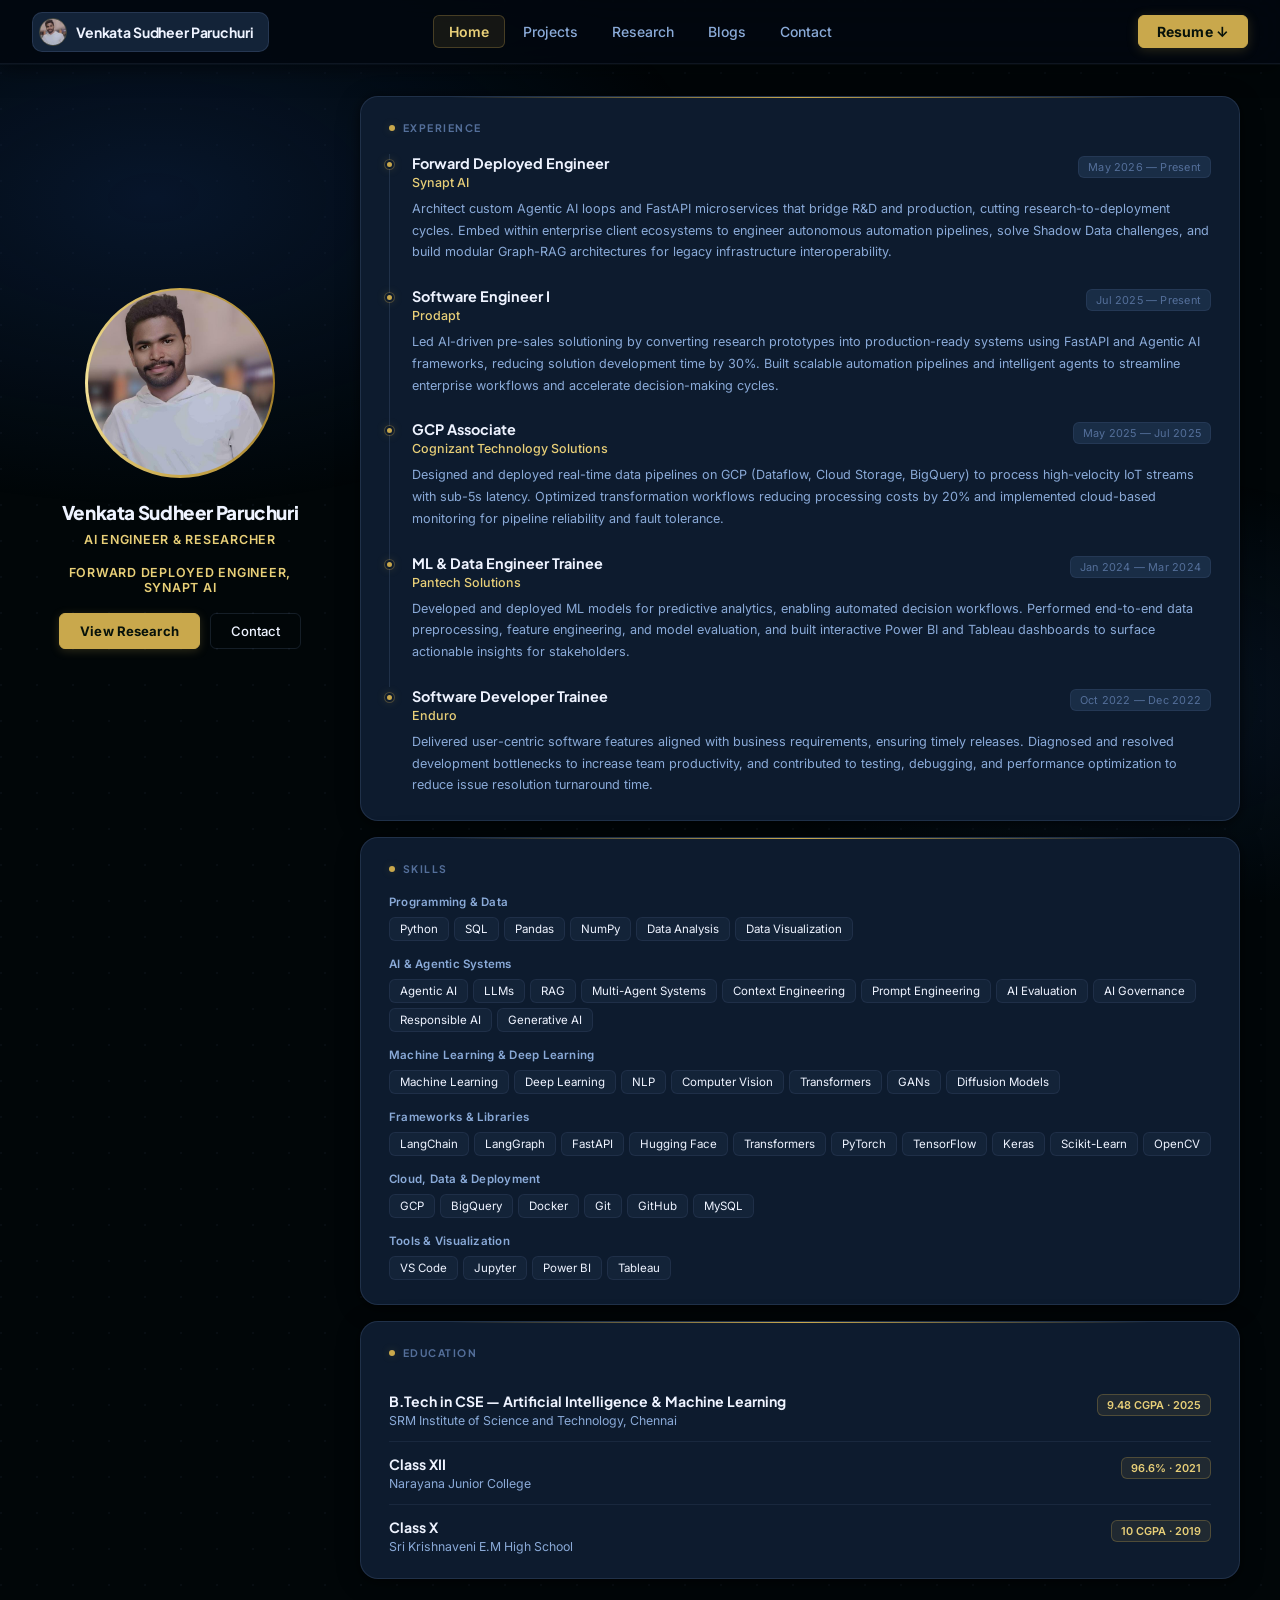
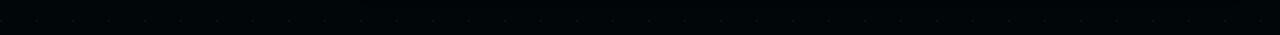
<file: index.html>
<!DOCTYPE html>
<html lang="en">
<head>
    <meta charset="UTF-8" />
    <meta name="viewport" content="width=device-width, initial-scale=1.0" />
    <title>Venkata Sudheer Paruchuri — AI Engineer & Researcher</title>
    <meta name="description" content="Forward Deployed Engineer at Synapt AI. Specializing in Agentic AI, LLMs, and context engineering. Published researcher in computer vision and generative AI." />
    <link rel="icon" href="PIC.jpg" type="image/jpeg" />
    <link rel="stylesheet" href="styles.css" />
</head>
<body>
    <nav class="navbar">
        <div class="home-button">
            <img src="PIC.jpg" alt="Profile" />
            <span>Venkata Sudheer Paruchuri</span>
        </div>
        <div class="nav-center">
            <button class="active" onclick="location.href='index.html'">Home</button>
            <button onclick="location.href='projects.html'">Projects</button>
            <button onclick="location.href='research.html'">Research</button>
            <button onclick="location.href='blogs.html'">Blogs</button>
            <button onclick="location.href='contact.html'">Contact</button>
        </div>
        <div class="nav-end">
            <a href="Sudheer_Resume.pdf" target="_blank" download class="nav-resume">Resume ↓</a>
        </div>
    </nav>

    <div class="hero-layout">

        <aside class="hero-sidebar">
            <div class="profile-avatar-wrap">
                <img src="PIC.jpg" alt="Venkata Sudheer Paruchuri" />
            </div>
            <h1 class="profile-name">Venkata Sudheer Paruchuri</h1>
            <div class="profile-title">AI Engineer & Researcher</div>

            <p class="profile-title"> Forward Deployed Engineer, Synapt AI</p>

            <div class="profile-actions">
                <a href="research.html" class="btn-primary">View Research</a>
                <a href="contact.html" class="btn-ghost">Contact</a>
            </div>
        </aside>

        <div class="hero-content">

            <div class="section-card">
                <h2>Experience</h2>

                <div class="exp-item">
                    <div class="exp-header">
                        <div>
                            <p class="exp-title">Forward Deployed Engineer</p>
                            <p class="exp-company">Synapt AI</p>
                        </div>
                        <span class="exp-date">May 2026 — Present</span>
                    </div>
                    <p class="exp-desc">
                        Architect custom Agentic AI loops and FastAPI microservices that bridge R&D and production, cutting research-to-deployment cycles. Embed within enterprise client ecosystems to engineer autonomous automation pipelines, solve Shadow Data challenges, and build modular Graph-RAG architectures for legacy infrastructure interoperability.
                    </p>
                </div>

                <div class="exp-item">
                    <div class="exp-header">
                        <div>
                            <p class="exp-title">Software Engineer I</p>
                            <p class="exp-company">Prodapt</p>
                        </div>
                        <span class="exp-date">Jul 2025 — Present</span>
                    </div>
                    <p class="exp-desc">
                        Led AI-driven pre-sales solutioning by converting research prototypes into production-ready systems using FastAPI and Agentic AI frameworks, reducing solution development time by 30%. Built scalable automation pipelines and intelligent agents to streamline enterprise workflows and accelerate decision-making cycles.
                    </p>
                </div>

                <div class="exp-item">
                    <div class="exp-header">
                        <div>
                            <p class="exp-title">GCP Associate</p>
                            <p class="exp-company">Cognizant Technology Solutions</p>
                        </div>
                        <span class="exp-date">May 2025 — Jul 2025</span>
                    </div>
                    <p class="exp-desc">
                        Designed and deployed real-time data pipelines on GCP (Dataflow, Cloud Storage, BigQuery) to process high-velocity IoT streams with sub-5s latency. Optimized transformation workflows reducing processing costs by 20% and implemented cloud-based monitoring for pipeline reliability and fault tolerance.
                    </p>
                </div>

                <div class="exp-item">
                    <div class="exp-header">
                        <div>
                            <p class="exp-title">ML & Data Engineer Trainee</p>
                            <p class="exp-company">Pantech Solutions</p>
                        </div>
                        <span class="exp-date">Jan 2024 — Mar 2024</span>
                    </div>
                    <p class="exp-desc">
                        Developed and deployed ML models for predictive analytics, enabling automated decision workflows. Performed end-to-end data preprocessing, feature engineering, and model evaluation, and built interactive Power BI and Tableau dashboards to surface actionable insights for stakeholders.
                    </p>
                </div>

                <div class="exp-item">
                    <div class="exp-header">
                        <div>
                            <p class="exp-title">Software Developer Trainee</p>
                            <p class="exp-company">Enduro</p>
                        </div>
                        <span class="exp-date">Oct 2022 — Dec 2022</span>
                    </div>
                    <p class="exp-desc">
                        Delivered user-centric software features aligned with business requirements, ensuring timely releases. Diagnosed and resolved development bottlenecks to increase team productivity, and contributed to testing, debugging, and performance optimization to reduce issue resolution turnaround time.
                    </p>
                </div>
            </div>
            
            <div class="section-card">
                <h2>Skills</h2>

                <div class="skills-group">
                    <span class="skills-label">Programming & Data</span>
                    <div class="skill-tags">
                        <span class="skill-tag">Python</span>
                        <span class="skill-tag">SQL</span>
                        <span class="skill-tag">Pandas</span>
                        <span class="skill-tag">NumPy</span>
                        <span class="skill-tag">Data Analysis</span>
                        <span class="skill-tag">Data Visualization</span>
                    </div>
                </div>

                <div class="skills-group">
                    <span class="skills-label">AI & Agentic Systems</span>
                    <div class="skill-tags">
                        <span class="skill-tag">Agentic AI</span>
                        <span class="skill-tag">LLMs</span>
                        <span class="skill-tag">RAG</span>
                        <span class="skill-tag">Multi-Agent Systems</span>
                        <span class="skill-tag">Context Engineering</span>
                        <span class="skill-tag">Prompt Engineering</span>
                        <span class="skill-tag">AI Evaluation</span>
                        <span class="skill-tag">AI Governance</span>
                        <span class="skill-tag">Responsible AI</span>
                        <span class="skill-tag">Generative AI</span>
                    </div>
                </div>

                <div class="skills-group">
                    <span class="skills-label">Machine Learning & Deep Learning</span>
                    <div class="skill-tags">
                        <span class="skill-tag">Machine Learning</span>
                        <span class="skill-tag">Deep Learning</span>
                        <span class="skill-tag">NLP</span>
                        <span class="skill-tag">Computer Vision</span>
                        <span class="skill-tag">Transformers</span>
                        <span class="skill-tag">GANs</span>
                        <span class="skill-tag">Diffusion Models</span>
                    </div>
                </div>

                <div class="skills-group">
                    <span class="skills-label">Frameworks & Libraries</span>
                    <div class="skill-tags">
                        <span class="skill-tag">LangChain</span>
                        <span class="skill-tag">LangGraph</span>
                        <span class="skill-tag">FastAPI</span>
                        <span class="skill-tag">Hugging Face</span>
                        <span class="skill-tag">Transformers</span>
                        <span class="skill-tag">PyTorch</span>
                        <span class="skill-tag">TensorFlow</span>
                        <span class="skill-tag">Keras</span>
                        <span class="skill-tag">Scikit-Learn</span>
                        <span class="skill-tag">OpenCV</span>
                    </div>
                </div>

                <div class="skills-group">
                    <span class="skills-label">Cloud, Data & Deployment</span>
                    <div class="skill-tags">
                        <span class="skill-tag">GCP</span>
                        <span class="skill-tag">BigQuery</span>
                        <span class="skill-tag">Docker</span>
                        <span class="skill-tag">Git</span>
                        <span class="skill-tag">GitHub</span>
                        <span class="skill-tag">MySQL</span>
                    </div>
                </div>

                <div class="skills-group">
                    <span class="skills-label">Tools & Visualization</span>
                    <div class="skill-tags">
                        <span class="skill-tag">VS Code</span>
                        <span class="skill-tag">Jupyter</span>
                        <span class="skill-tag">Power BI</span>
                        <span class="skill-tag">Tableau</span>
                    </div>
                </div>
            </div>

            <div class="section-card">
                <h2>Education</h2>

                <div class="edu-item">
                    <div>
                        <p class="edu-name">B.Tech in CSE — Artificial Intelligence & Machine Learning</p>
                        <p class="edu-inst">SRM Institute of Science and Technology, Chennai</p>
                    </div>
                    <span class="edu-grade">9.48 CGPA · 2025</span>
                </div>

                <div class="edu-item">
                    <div>
                        <p class="edu-name">Class XII</p>
                        <p class="edu-inst">Narayana Junior College</p>
                    </div>
                    <span class="edu-grade">96.6% · 2021</span>
                </div>

                <div class="edu-item">
                    <div>
                        <p class="edu-name">Class X</p>
                        <p class="edu-inst">Sri Krishnaveni E.M High School</p>
                    </div>
                    <span class="edu-grade">10 CGPA · 2019</span>
                </div>
            </div>

        </div>
    </div>

<script>
// Stagger skill tags via CSS custom property --i
document.querySelectorAll('.skill-tags').forEach(group => {
    group.querySelectorAll('.skill-tag').forEach((tag, i) => {
        tag.style.setProperty('--i', i);
    });
});

// 3D tilt effect on cards
function addTilt(selector) {
    document.querySelectorAll(selector).forEach(card => {
        card.addEventListener('mousemove', e => {
            const r = card.getBoundingClientRect();
            const x = (e.clientX - r.left) / r.width  - 0.5;
            const y = (e.clientY - r.top)  / r.height - 0.5;
            card.style.transform = `perspective(700px) rotateY(${x * 7}deg) rotateX(${-y * 7}deg) translateY(-3px)`;
        });
        card.addEventListener('mouseleave', () => {
            card.style.transform = '';
        });
    });
}
addTilt('.section-card');

// Scroll reveal for section cards
const observer = new IntersectionObserver(entries => {
    entries.forEach(entry => {
        if (entry.isIntersecting) {
            entry.target.classList.add('visible');
            observer.unobserve(entry.target);
        }
    });
}, { threshold: 0.06 });

document.querySelectorAll('.reveal, .reveal-left, .reveal-scale').forEach(el => {
    observer.observe(el);
});
</script>
</body>
</html>
</file>
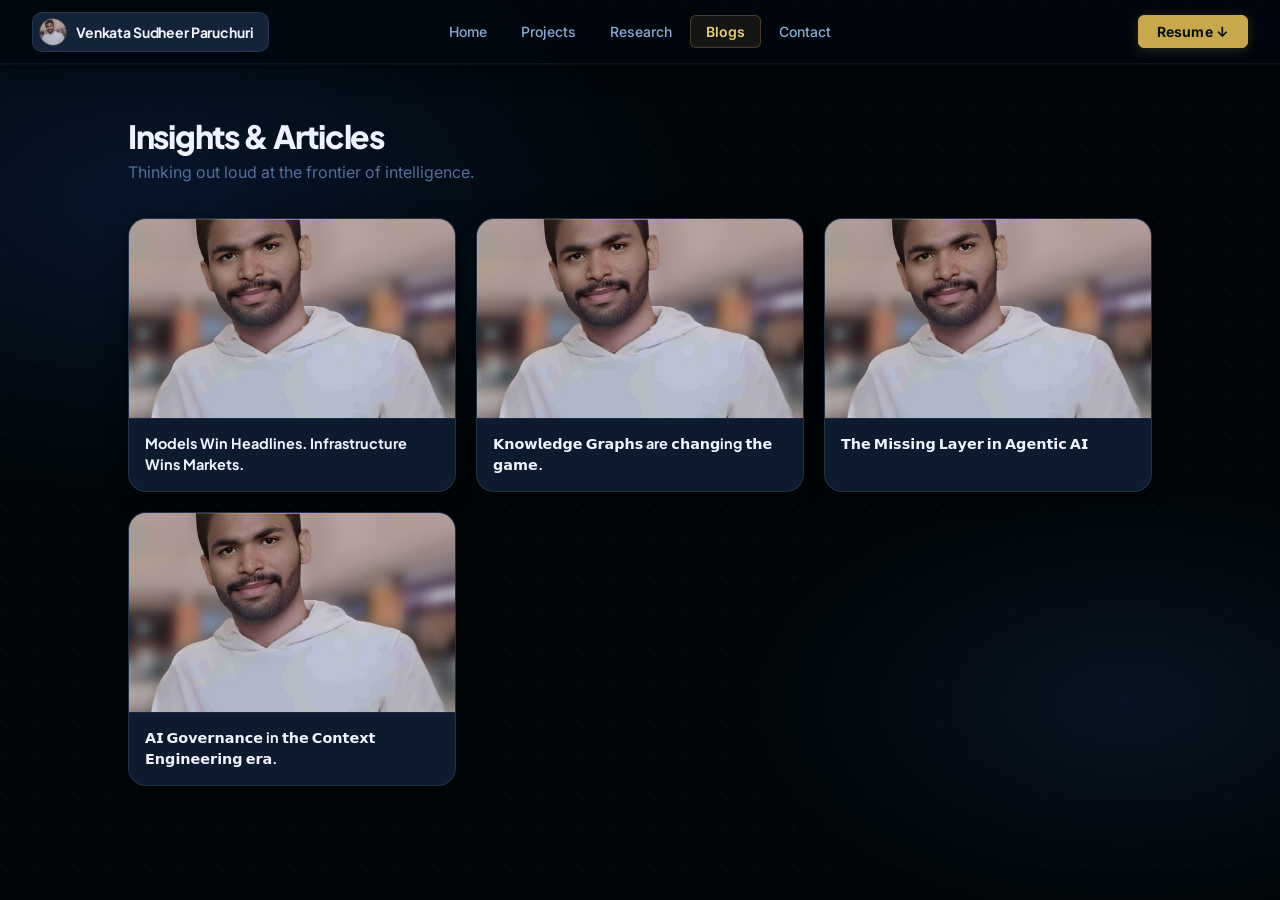
<file: blogs.html>
<!DOCTYPE html>
<html lang="en">
<head>
    <meta charset="UTF-8" />
    <meta name="viewport" content="width=device-width, initial-scale=1.0" />
    <title>Blogs — Venkata Sudheer Paruchuri</title>
    <link rel="icon" href="PIC.jpg" type="image/jpeg" />
    <link rel="stylesheet" href="styles.css" />
</head>
<body>

<nav class="navbar">
    <div class="home-button">
        <img src="PIC.jpg" alt="Profile" />
        <span>Venkata Sudheer Paruchuri</span>
    </div>
    <div class="nav-center">
        <button onclick="location.href='index.html'">Home</button>
        <button onclick="location.href='projects.html'">Projects</button>
        <button onclick="location.href='research.html'">Research</button>
        <button class="active" onclick="location.href='blogs.html'">Blogs</button>
        <button onclick="location.href='contact.html'">Contact</button>
    </div>
    <div class="nav-end">
        <a href="Sudheer_Resume.pdf" target="_blank" download class="nav-resume">Resume ↓</a>
    </div>
</nav>

<main class="blog-container">
    <h1>Insights & Articles</h1>
    <span class="page-tagline">Thinking out loud at the frontier of intelligence.</span>
    <div id="blog-cards" class="blog-cards"></div>
</main>

<script>
const blogs = [
    {
        title: "Models Win Headlines. Infrastructure Wins Markets.",
        img: "https://media.licdn.com/dms/image/v2/D5622AQGf6DmS5hL2QA/feedshare-shrink_800/B56Z9Zq5fKKEAc-/0/1783915845915?e=1785369600&v=beta&t=zC5Bam5NC71dCXBmuVQT5CDtypCQQ_B6rmZ4UF8RiLI",
        link: "https://www.linkedin.com/posts/venkata-sudheer-paruchuri-927b03248_ai-aiinfrastructure-openai-share-7482285372291575808-Gfeg/?utm_source=share&utm_medium=member_desktop&rcm=ACoAAD1jXW8B2X3fSM8Oqo7u26ma5V5ydpLekdg"
    },
    {
        title: "𝗞𝗻𝗼𝘄𝗹𝗲𝗱𝗴𝗲 𝗚𝗿𝗮𝗽𝗵𝘀 are 𝗰𝗵𝗮𝗻𝗴ing 𝘁𝗵𝗲 𝗴𝗮𝗺𝗲.",
        img: "https://media.licdn.com/dms/image/v2/D5622AQEmHNxP15R9GQ/feedshare-shrink_800/B56Z8RtujUKEAc-/0/1782708627959?e=1785974400&v=beta&t=CcjZU82gGoVbkDwZwgl-JqgCKhIegWHZu8RDcvWMjk8",
        link: "https://www.linkedin.com/posts/venkata-sudheer-paruchuri-927b03248_knowledgegraphs-contextengineering-agenticai-activity-7477221934368206848-OcVS?utm_source=share&utm_medium=member_desktop&rcm=ACoAAD1jXW8B2X3fSM8Oqo7u26ma5V5ydpLekdg"
    },
    {
        title: "𝗧𝗵𝗲 𝗠𝗶𝘀𝘀𝗶𝗻𝗴 𝗟𝗮𝘆𝗲𝗿 𝗶𝗻 𝗔𝗴𝗲𝗻𝘁𝗶𝗰 𝗔𝗜",
        img: "https://media.licdn.com/dms/image/v2/D5622AQHj-Qwn6XAEaA/feedshare-shrink_800/B56Z65yN10HIAc-/0/1781233409666?e=1785369600&v=beta&t=sI_2gl-RWQGq1gONv08Xd5RywB6wT6OKC6vcnPlFmkY",
        link: "https://www.linkedin.com/posts/venkata-sudheer-paruchuri-927b03248_contextintelligence-agenticai-contextengineering-activity-7471034422130036736-9cG7?utm_source=share&utm_medium=member_desktop&rcm=ACoAAD1jXW8B2X3fSM8Oqo7u26ma5V5ydpLekdg"
    },
        {
        title: "𝗔𝗜 𝗚𝗼𝘃𝗲𝗿𝗻𝗮𝗻𝗰𝗲 in 𝘁𝗵𝗲 𝗖𝗼𝗻𝘁𝗲𝘅𝘁 𝗘𝗻𝗴𝗶𝗻𝗲𝗲𝗿𝗶𝗻𝗴 𝗲𝗿𝗮.",
        img: "https://media.licdn.com/dms/image/v2/D4D22AQGGhxFXjcLDaQ/feedshare-shrink_800/B4DZ74BBtZHQAc-/0/1782277479620?e=1785974400&v=beta&t=lb11WOT_XhXIemv01zaS1BUBmfyj-Ig36Vn-P3j_wQc",
        link: "https://www.linkedin.com/posts/venkata-sudheer-paruchuri-927b03248_aigovernance-contextengineering-agenticai-activity-7475413569338195968-X1kQ?utm_source=share&utm_medium=member_desktop&rcm=ACoAAD1jXW8B2X3fSM8Oqo7u26ma5V5ydpLekdg"
    }
];

const container = document.getElementById("blog-cards");

function renderBlogs() {
    if (blogs.length === 0) {
        container.innerHTML = `<div class="loading">No posts yet. Check back soon.</div>`;
        return;
    }
    container.innerHTML = "";
    blogs.forEach((blog, idx) => {
        const card = document.createElement("div");
        card.className = "blog-card reveal";
        card.style.transitionDelay = `${idx * 0.1}s`;
        card.innerHTML = `
            <img
                src="${blog.img}"
                alt="${blog.title}"
                loading="lazy"
                onerror="this.onerror=null;this.src='PIC.jpg';"
            />
            <h3>${blog.title}</h3>
        `;
        card.addEventListener("click", () => {
            window.open(blog.link, "_blank");
        });
        container.appendChild(card);
    });

    const observer = new IntersectionObserver(entries => {
        entries.forEach(entry => {
            if (entry.isIntersecting) {
                entry.target.classList.add('visible');
                observer.unobserve(entry.target);
            }
        });
    }, { threshold: 0.06 });

    document.querySelectorAll('.reveal').forEach(el => observer.observe(el));

    // 3D tilt
    document.querySelectorAll('.blog-card').forEach(card => {
        card.addEventListener('mousemove', e => {
            const r = card.getBoundingClientRect();
            const x = (e.clientX - r.left) / r.width  - 0.5;
            const y = (e.clientY - r.top)  / r.height - 0.5;
            card.style.transform = `perspective(700px) rotateY(${x * 8}deg) rotateX(${-y * 8}deg) translateY(-5px)`;
        });
        card.addEventListener('mouseleave', () => { card.style.transform = ''; });
    });
}

document.addEventListener("DOMContentLoaded", renderBlogs);
</script>

</body>
</html>
</file>
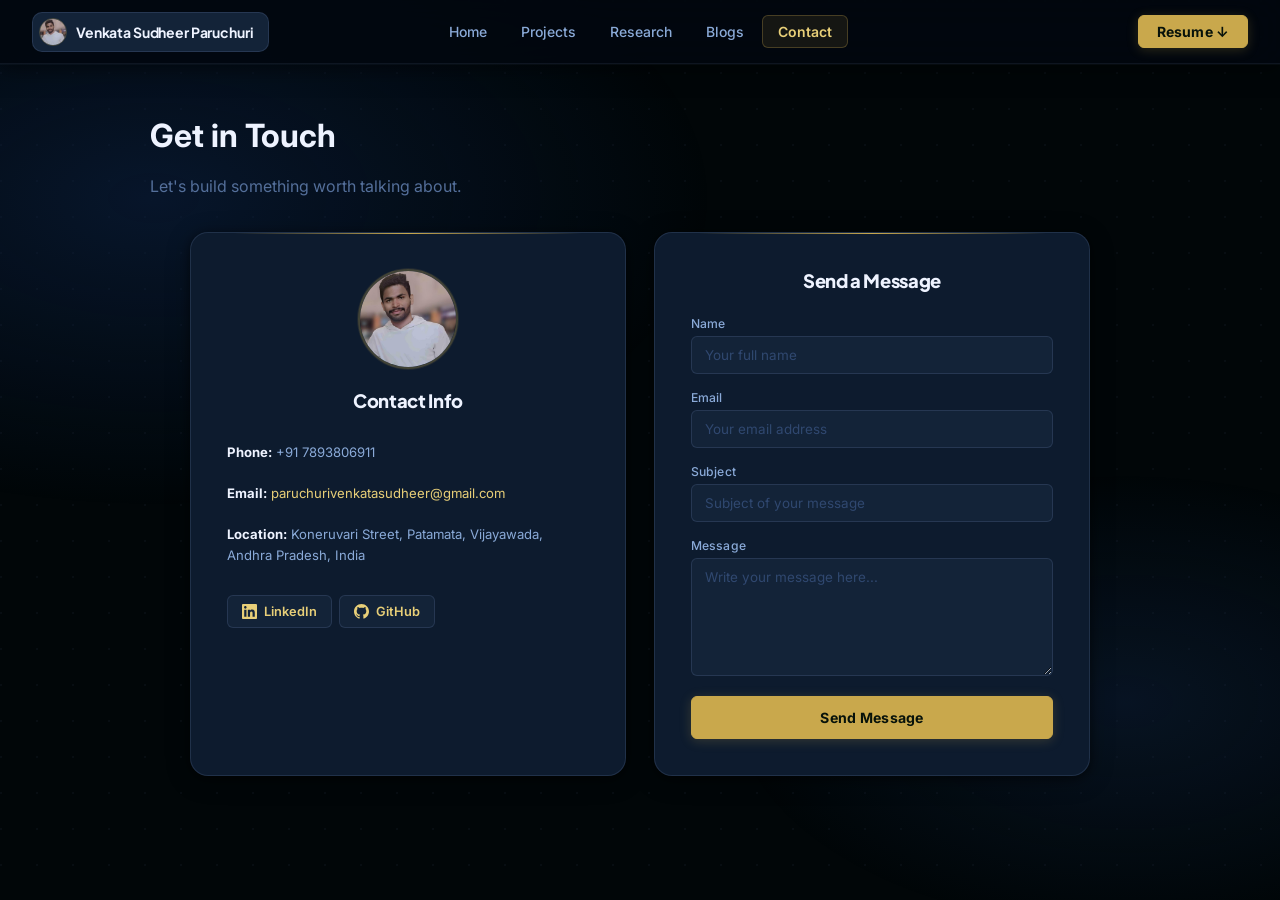
<file: contact.html>
<!DOCTYPE html>
<html lang="en">
<head>
    <meta charset="UTF-8" />
    <meta name="viewport" content="width=device-width, initial-scale=1.0" />
    <title>Contact — Venkata Sudheer Paruchuri</title>
    <link rel="icon" href="PIC.jpg" type="image/jpeg" />
    <link rel="stylesheet" href="styles.css" />
</head>
<body>
    <nav class="navbar">
        <div class="home-button">
            <img src="PIC.jpg" alt="Profile" />
            <span>Venkata Sudheer Paruchuri</span>
        </div>
        <div class="nav-center">
            <button onclick="location.href='index.html'">Home</button>
            <button onclick="location.href='projects.html'">Projects</button>
            <button onclick="location.href='research.html'">Research</button>
            <button onclick="location.href='blogs.html'">Blogs</button>
            <button class="active" onclick="location.href='contact.html'">Contact</button>
        </div>
        <div class="nav-end">
            <a href="Sudheer_Resume.pdf" target="_blank" download class="nav-resume">Resume ↓</a>
        </div>
    </nav>

    <div class="page-header">
        <h1>Get in Touch</h1>
        <span class="page-tagline">Let's build something worth talking about.</span>
    </div>

    <main class="contact-wrapper">

        <div class="contact-card contact-info reveal-left">
            <img src="PIC.jpg" alt="Venkata Sudheer Paruchuri" class="contact-profile-img" />
            <h2>Contact Info</h2>
            <p><strong>Phone:</strong> +91 7893806911</p>
            <p><strong>Email:</strong> <a href="mailto:paruchurivenkatasudheer@gmail.com">paruchurivenkatasudheer@gmail.com</a></p>
            <p><strong>Location:</strong> Koneruvari Street, Patamata, Vijayawada, Andhra Pradesh, India</p>

            <div class="social-links-container">
                <a href="https://www.linkedin.com/in/venkata-sudheer-paruchuri-927b03248/" target="_blank" rel="noopener" class="social-link linkedin">
                    <div class="social-icon">
                        <svg viewBox="0 0 24 24" fill="currentColor">
                            <path d="M20.447 20.452h-3.554v-5.569c0-1.328-.027-3.037-1.852-3.037-1.853 0-2.136 1.445-2.136 2.939v5.667H9.351V9h3.414v1.561h.046c.477-.9 1.637-1.85 3.37-1.85 3.601 0 4.267 2.37 4.267 5.455v6.286zM5.337 7.433c-1.144 0-2.063-.926-2.063-2.065 0-1.138.92-2.063 2.063-2.063 1.14 0 2.064.925 2.064 2.063 0 1.139-.925 2.065-2.064 2.065zm1.782 13.019H3.555V9h3.564v11.452zM22.225 0H1.771C.792 0 0 .774 0 1.729v20.542C0 23.227.792 24 1.771 24h20.451C23.2 24 24 23.227 24 22.271V1.729C24 .774 23.2 0 22.222 0h.003z"/>
                        </svg>
                    </div>
                    <span class="social-text">LinkedIn</span>
                </a>

                <a href="https://github.com/VenkataSudheer1863/" target="_blank" rel="noopener" class="social-link github">
                    <div class="social-icon">
                        <svg viewBox="0 0 24 24" fill="currentColor">
                            <path d="M12 0c-6.626 0-12 5.373-12 12 0 5.302 3.438 9.8 8.207 11.387.599.111.793-.261.793-.577v-2.234c-3.338.726-4.033-1.416-4.033-1.416-.546-1.387-1.333-1.756-1.333-1.756-1.089-.745.083-.729.083-.729 1.205.084 1.839 1.237 1.839 1.237 1.07 1.834 2.807 1.304 3.492.997.107-.775.418-1.305.762-1.604-2.665-.305-5.467-1.334-5.467-5.931 0-1.311.469-2.381 1.236-3.221-.124-.303-.535-1.524.117-3.176 0 0 1.008-.322 3.301 1.23.957-.266 1.983-.399 3.003-.404 1.02.005 2.047.138 3.006.404 2.291-1.552 3.297-1.23 3.297-1.23.653 1.653.242 2.874.118 3.176.77.84 1.235 1.911 1.235 3.221 0 4.609-2.807 5.624-5.479 5.921.43.372.823 1.102.823 2.222v3.293c0 .319.192.694.801.576 4.765-1.589 8.199-6.086 8.199-11.386 0-6.627-5.373-12-12-12z"/>
                        </svg>
                    </div>
                    <span class="social-text">GitHub</span>
                </a>
            </div>
        </div>

        <div class="contact-card reveal">
            <div class="contact-form">
                <h1>Send a Message</h1>
                <form id="contactForm">
                    <label for="name">Name</label>
                    <input type="text" id="name" name="name" placeholder="Your full name" required />

                    <label for="email">Email</label>
                    <input type="email" id="email" name="email" placeholder="Your email address" required />

                    <label for="subject">Subject</label>
                    <input type="text" id="subject" name="subject" placeholder="Subject of your message" required />

                    <label for="message">Message</label>
                    <textarea id="message" name="message" rows="6" placeholder="Write your message here..." required></textarea>

                    <button type="submit">Send Message</button>
                </form>
            </div>
        </div>

    </main>

    <div id="popup" class="popup-overlay">
        <div class="popup">
            <h2>Message Sent</h2>
            <p>Thank you for reaching out. I'll get back to you as soon as possible.</p>
            <button id="closePopup">Close</button>
        </div>
    </div>

    <script>
        const form = document.getElementById('contactForm');
        const popup = document.getElementById('popup');
        const closePopupBtn = document.getElementById('closePopup');

        form.addEventListener('submit', function(e) {
            e.preventDefault();
            const name    = encodeURIComponent(document.getElementById('name').value.trim());
            const email   = encodeURIComponent(document.getElementById('email').value.trim());
            const subject = encodeURIComponent(document.getElementById('subject').value.trim());
            const message = encodeURIComponent(document.getElementById('message').value.trim());
            const body    = `Name: ${name}%0D%0AEmail: ${email}%0D%0A%0D%0A${message}`;
            window.location.href = `mailto:pvsudheer180603@gmail.com?subject=${subject}&body=${body}`;
            popup.classList.add('active');
            form.reset();
        });

        closePopupBtn.addEventListener('click', () => popup.classList.remove('active'));
        popup.addEventListener('click', e => { if (e.target === popup) popup.classList.remove('active'); });

        // Scroll reveal
        const observer = new IntersectionObserver(entries => {
            entries.forEach(entry => {
                if (entry.isIntersecting) {
                    entry.target.classList.add('visible');
                    observer.unobserve(entry.target);
                }
            });
        }, { threshold: 0.06 });

        document.querySelectorAll('.reveal, .reveal-left').forEach(el => observer.observe(el));
    </script>
</body>
</html>
</file>
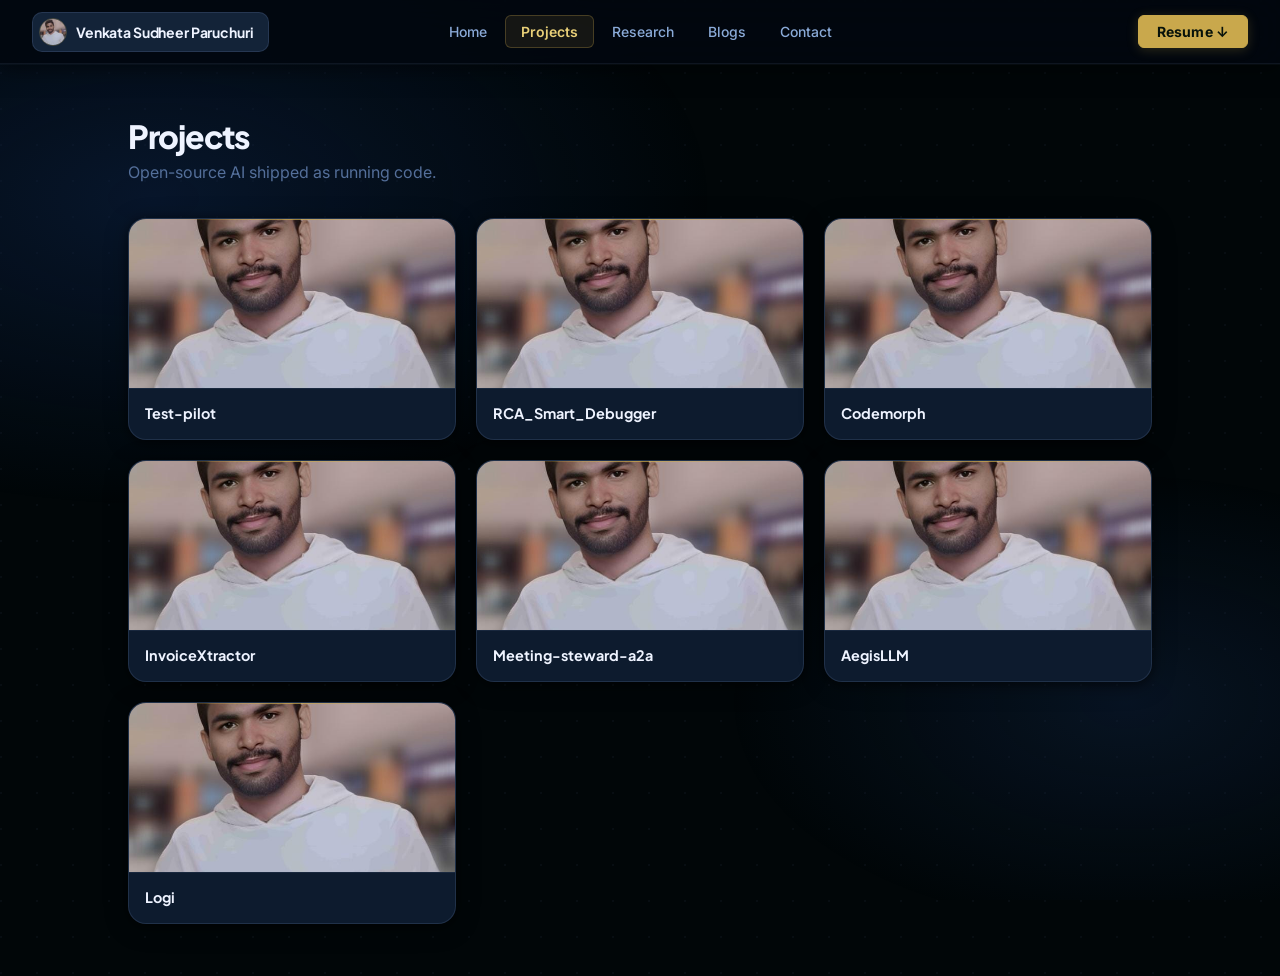
<file: projects.html>
<!DOCTYPE html>
<html lang="en">
<head>
    <meta charset="UTF-8" />
    <meta name="viewport" content="width=device-width, initial-scale=1.0" />
    <title>Projects — Venkata Sudheer Paruchuri</title>
    <link rel="icon" href="PIC.jpg" type="image/jpeg" />
    <link rel="stylesheet" href="styles.css" />
</head>
<body>

<nav class="navbar">
    <div class="home-button">
        <img src="PIC.jpg" alt="Profile" />
        <span>Venkata Sudheer Paruchuri</span>
    </div>
    <div class="nav-center">
        <button onclick="location.href='index.html'">Home</button>
        <button class="active" onclick="location.href='projects.html'">Projects</button>
        <button onclick="location.href='research.html'">Research</button>
        <button onclick="location.href='blogs.html'">Blogs</button>
        <button onclick="location.href='contact.html'">Contact</button>
    </div>
    <div class="nav-end">
        <a href="Sudheer_Resume.pdf" target="_blank" download class="nav-resume">Resume ↓</a>
    </div>
</nav>

<main class="projects-container">
    <h1>Projects</h1>
    <span class="page-tagline">Open-source AI shipped as running code.</span>
    <div id="project-cards" class="project-cards">
        <div class="loading">Loading projects...</div>
    </div>
</main>

<script>
const username = "VenkataSudheer1863";

const projects = [
    { repo: "Test-pilot",      title: "Test-pilot"      },
    { repo: "RCA_Smart_Debugger",      title: "RCA_Smart_Debugger"      },
    { repo: "Codemorph",      title: "Codemorph"      },
    { repo: "InvoiceXtractor",      title: "InvoiceXtractor"      },
    { repo: "meeting-steward-a2a",      title: "Meeting-steward-a2a"      },
    { repo: "AegisLLM",      title: "AegisLLM"      },
    { repo: "Logi",      title: "Logi"      }
];

const container = document.getElementById("project-cards");

function renderProjects() {
    container.innerHTML = "";
    projects.forEach((project, idx) => {
        const imageUrl = `https://opengraph.githubassets.com/1/${username}/${project.repo}`;
        const card = document.createElement("div");
        card.className = "project-card reveal";
        card.style.transitionDelay = `${idx * 0.1}s`;
        card.innerHTML = `
            <img
                src="${imageUrl}"
                alt="${project.title}"
                loading="lazy"
                onerror="this.onerror=null;this.src='PIC.jpg';"
            />
            <h3>${project.title}</h3>
        `;
        card.onclick = () => {
            window.open(`https://github.com/${username}/${project.repo}`, "_blank");
        };
        container.appendChild(card);
    });

    // observe after render
    const observer = new IntersectionObserver(entries => {
        entries.forEach(entry => {
            if (entry.isIntersecting) {
                entry.target.classList.add('visible');
                observer.unobserve(entry.target);
            }
        });
    }, { threshold: 0.06 });

    document.querySelectorAll('.reveal').forEach(el => observer.observe(el));

    // 3D tilt
    document.querySelectorAll('.project-card').forEach(card => {
        card.addEventListener('mousemove', e => {
            const r = card.getBoundingClientRect();
            const x = (e.clientX - r.left) / r.width  - 0.5;
            const y = (e.clientY - r.top)  / r.height - 0.5;
            card.style.transform = `perspective(700px) rotateY(${x * 8}deg) rotateX(${-y * 8}deg) translateY(-5px)`;
        });
        card.addEventListener('mouseleave', () => { card.style.transform = ''; });
    });
}

document.addEventListener("DOMContentLoaded", renderProjects);
</script>

</body>
</html>
</file>
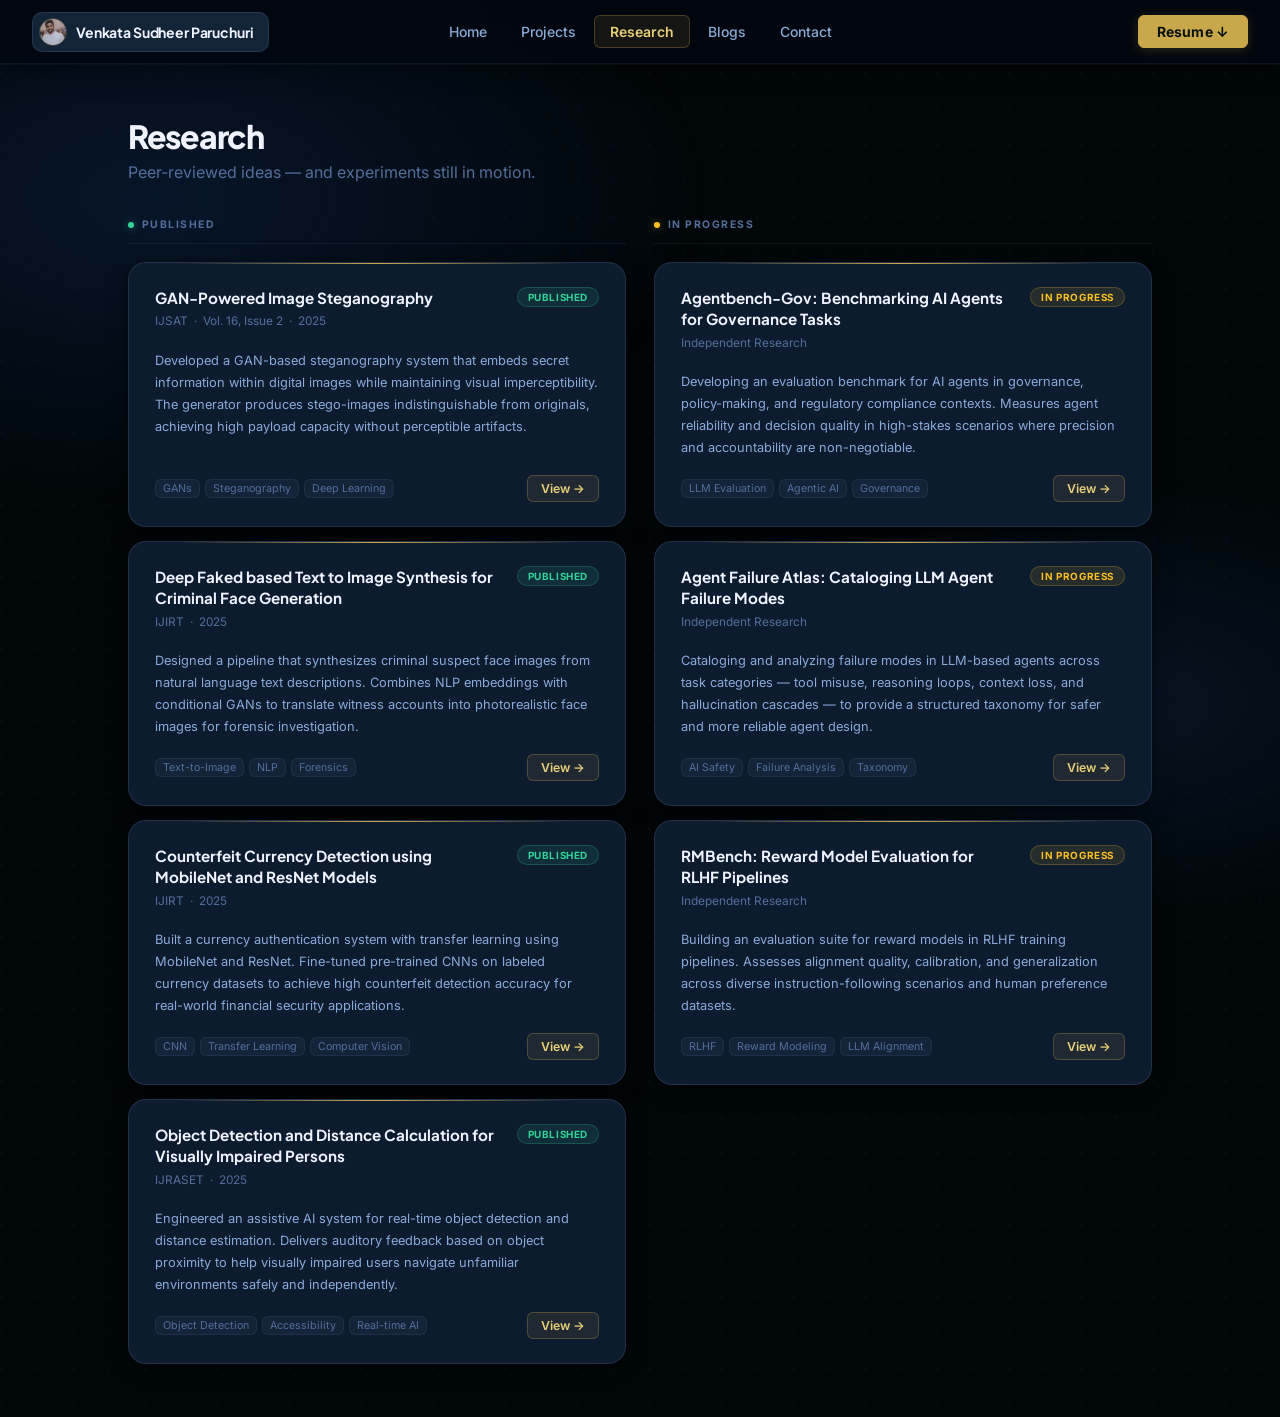
<file: research.html>
<!DOCTYPE html>
<html lang="en">
<head>
    <meta charset="UTF-8" />
    <meta name="viewport" content="width=device-width, initial-scale=1.0" />
    <title>Research — Venkata Sudheer Paruchuri</title>
    <meta name="description" content="Published research and active investigations in AI, computer vision, and generative models by Venkata Sudheer Paruchuri." />
    <link rel="icon" href="PIC.jpg" type="image/jpeg" />
    <link rel="stylesheet" href="styles.css" />
</head>
<body>
    <nav class="navbar">
        <div class="home-button">
            <img src="PIC.jpg" alt="Profile" />
            <span>Venkata Sudheer Paruchuri</span>
        </div>
        <div class="nav-center">
            <button onclick="location.href='index.html'">Home</button>
            <button onclick="location.href='projects.html'">Projects</button>
            <button class="active" onclick="location.href='research.html'">Research</button>
            <button onclick="location.href='blogs.html'">Blogs</button>
            <button onclick="location.href='contact.html'">Contact</button>
        </div>
        <div class="nav-end">
            <a href="Sudheer_Resume.pdf" target="_blank" download class="nav-resume">Resume ↓</a>
        </div>
    </nav>

    <main class="research-container">

        <h1>Research</h1>
        <span class="page-tagline">Peer-reviewed ideas — and experiments still in motion.</span>

        <div class="research-columns">

            <p class="research-section-title published">Published</p>
            <p class="research-section-title inprogress">In Progress</p>

            <!-- row 1 -->
            <div class="paper-card reveal">
                <div class="paper-card-header">
                    <div>
                        <p class="paper-card-title">GAN-Powered Image Steganography</p>
                        <p class="paper-journal">IJSAT &nbsp;·&nbsp; Vol. 16, Issue 2 &nbsp;·&nbsp; 2025</p>
                    </div>
                    <span class="status-badge status-published">Published</span>
                </div>
                <p class="paper-desc">
                    Developed a GAN-based steganography system that embeds secret information within digital images while maintaining visual imperceptibility. The generator produces stego-images indistinguishable from originals, achieving high payload capacity without perceptible artifacts.
                </p>
                <div class="paper-footer">
                    <div class="paper-tags">
                        <span class="paper-tag">GANs</span>
                        <span class="paper-tag">Steganography</span>
                        <span class="paper-tag">Deep Learning</span>
                    </div>
                    <a href="https://doi.org/10.71097/IJSAT.v16.i2.6617" target="_blank" class="paper-link">View &#8594;</a>
                </div>
            </div>

            <div class="paper-card reveal">
                <div class="paper-card-header">
                    <div>
                        <p class="paper-card-title">Agentbench-Gov: Benchmarking AI Agents for Governance Tasks</p>
                        <p class="paper-journal">Independent Research </p>
                    </div>
                    <span class="status-badge status-progress">In Progress</span>
                </div>
                <p class="paper-desc">
                    Developing an evaluation benchmark for AI agents in governance, policy-making, and regulatory compliance contexts. Measures agent reliability and decision quality in high-stakes scenarios where precision and accountability are non-negotiable.
                </p>
                <div class="paper-footer">
                    <div class="paper-tags">
                        <span class="paper-tag">LLM Evaluation</span>
                        <span class="paper-tag">Agentic AI</span>
                        <span class="paper-tag">Governance</span>
                    </div>
                    <a href="https://github.com/VenkataSudheer1863/Agentbench-Gov" target="_blank" class="paper-link">View &#8594;</a>
                </div>
            </div>

            <!-- row 2 -->
            <div class="paper-card reveal">
                <div class="paper-card-header">
                    <div>
                        <p class="paper-card-title">Deep Faked based Text to Image Synthesis for Criminal Face Generation</p>
                        <p class="paper-journal">IJIRT &nbsp;·&nbsp; 2025</p>
                    </div>
                    <span class="status-badge status-published">Published</span>
                </div>
                <p class="paper-desc">
                    Designed a pipeline that synthesizes criminal suspect face images from natural language text descriptions. Combines NLP embeddings with conditional GANs to translate witness accounts into photorealistic face images for forensic investigation.
                </p>
                <div class="paper-footer">
                    <div class="paper-tags">
                        <span class="paper-tag">Text-to-Image</span>
                        <span class="paper-tag">NLP</span>
                        <span class="paper-tag">Forensics</span>
                    </div>
                    <a href="https://ijirt.org/article?manuscript=181797" target="_blank" class="paper-link">View &#8594;</a>
                </div>
            </div>

            <div class="paper-card reveal">
                <div class="paper-card-header">
                    <div>
                        <p class="paper-card-title">Agent Failure Atlas: Cataloging LLM Agent Failure Modes</p>
                        <p class="paper-journal">Independent Research</p>
                    </div>
                    <span class="status-badge status-progress">In Progress</span>
                </div>
                <p class="paper-desc">
                    Cataloging and analyzing failure modes in LLM-based agents across task categories — tool misuse, reasoning loops, context loss, and hallucination cascades — to provide a structured taxonomy for safer and more reliable agent design.
                </p>
                <div class="paper-footer">
                    <div class="paper-tags">
                        <span class="paper-tag">AI Safety</span>
                        <span class="paper-tag">Failure Analysis</span>
                        <span class="paper-tag">Taxonomy</span>
                    </div>
                    <a href="https://github.com/VenkataSudheer1863/Agent_failure_atlas" target="_blank" class="paper-link">View &#8594;</a>
                </div>
            </div>

            <!-- row 3 -->
            <div class="paper-card reveal">
                <div class="paper-card-header">
                    <div>
                        <p class="paper-card-title">Counterfeit Currency Detection using MobileNet and ResNet Models</p>
                        <p class="paper-journal">IJIRT &nbsp;·&nbsp; 2025</p>
                    </div>
                    <span class="status-badge status-published">Published</span>
                </div>
                <p class="paper-desc">
                    Built a currency authentication system with transfer learning using MobileNet and ResNet. Fine-tuned pre-trained CNNs on labeled currency datasets to achieve high counterfeit detection accuracy for real-world financial security applications.
                </p>
                <div class="paper-footer">
                    <div class="paper-tags">
                        <span class="paper-tag">CNN</span>
                        <span class="paper-tag">Transfer Learning</span>
                        <span class="paper-tag">Computer Vision</span>
                    </div>
                    <a href="https://ijirt.org/article?manuscript=181834" target="_blank" class="paper-link">View &#8594;</a>
                </div>
            </div>

            <div class="paper-card reveal">
                <div class="paper-card-header">
                    <div>
                        <p class="paper-card-title">RMBench: Reward Model Evaluation for RLHF Pipelines</p>
                        <p class="paper-journal">Independent Research</p>
                    </div>
                    <span class="status-badge status-progress">In Progress</span>
                </div>
                <p class="paper-desc">
                    Building an evaluation suite for reward models in RLHF training pipelines. Assesses alignment quality, calibration, and generalization across diverse instruction-following scenarios and human preference datasets.
                </p>
                <div class="paper-footer">
                    <div class="paper-tags">
                        <span class="paper-tag">RLHF</span>
                        <span class="paper-tag">Reward Modeling</span>
                        <span class="paper-tag">LLM Alignment</span>
                    </div>
                    <a href="https://github.com/VenkataSudheer1863/RMBench" target="_blank" class="paper-link">View &#8594;</a>
                </div>
            </div>

            <!-- row 4 -->
            <div class="paper-card reveal">
                <div class="paper-card-header">
                    <div>
                        <p class="paper-card-title">Object Detection and Distance Calculation for Visually Impaired Persons</p>
                        <p class="paper-journal">IJRASET &nbsp;·&nbsp; 2025</p>
                    </div>
                    <span class="status-badge status-published">Published</span>
                </div>
                <p class="paper-desc">
                    Engineered an assistive AI system for real-time object detection and distance estimation. Delivers auditory feedback based on object proximity to help visually impaired users navigate unfamiliar environments safely and independently.
                </p>
                <div class="paper-footer">
                    <div class="paper-tags">
                        <span class="paper-tag">Object Detection</span>
                        <span class="paper-tag">Accessibility</span>
                        <span class="paper-tag">Real-time AI</span>
                    </div>
                    <a href="https://www.ijraset.com/research-paper/object-detection-and-distance-calculation-for-visually-impaired-persons" target="_blank" class="paper-link">View &#8594;</a>
                </div>
            </div>

            

        </div>

    </main>

<script>
// Scroll reveal with stagger
const observer = new IntersectionObserver(entries => {
    entries.forEach((entry, i) => {
        if (entry.isIntersecting) {
            setTimeout(() => {
                entry.target.classList.add('visible');
            }, entry.target.dataset.delay || 0);
            observer.unobserve(entry.target);
        }
    });
}, { threshold: 0.06 });

document.querySelectorAll('.reveal, .reveal-left, .reveal-scale').forEach((el, i) => {
    el.dataset.delay = (i % 2) * 80;
    observer.observe(el);
});

// 3D tilt on paper cards
document.querySelectorAll('.paper-card').forEach(card => {
    card.addEventListener('mousemove', e => {
        const r = card.getBoundingClientRect();
        const x = (e.clientX - r.left) / r.width  - 0.5;
        const y = (e.clientY - r.top)  / r.height - 0.5;
        card.style.transform = `perspective(700px) rotateY(${x * 5}deg) rotateX(${-y * 5}deg) translateY(-3px)`;
    });
    card.addEventListener('mouseleave', () => { card.style.transform = ''; });
});
</script>
</body>
</html>
</file>
<file: styles.css>
@import url('https://fonts.googleapis.com/css2?family=Plus+Jakarta+Sans:wght@400;500;600;700;800&family=Inter:wght@300;400;500;600;700&display=swap');

/* ─── CSS Custom Property for Animated Ring ─── */
@property --ring-angle {
  syntax: '<angle>';
  inherits: false;
  initial-value: 180deg;
}

/* ─── Design Tokens ──────────────────────────── */
:root {
  --bg:          #010608;
  --bg-1:        #0d1b2e;
  --bg-2:        #132338;
  --bg-3:        #192d46;
  --bg-4:        #1f3756;
  --b0:          rgba(160,190,255,0.04);
  --b1:          rgba(160,190,255,0.08);
  --b2:          rgba(160,190,255,0.13);
  --b3:          rgba(160,190,255,0.22);
  --t0:          #eef3ff;
  --t1:          #8aaad8;
  --t2:          #546f9a;
  --t3:          #304870;
  --accent:      #c9a84c;
  --accent-dim:  rgba(201,168,76,0.10);
  --accent-bdr:  rgba(201,168,76,0.28);
  --accent-glow: rgba(201,168,76,0.22);
  --accent-txt:  #e8cf78;
  --green:       #34d399;
  --green-dim:   rgba(52,211,153,0.10);
  --amber:       #fbbf24;
  --amber-dim:   rgba(251,191,36,0.10);
  --font-h:      'Plus Jakarta Sans', system-ui, sans-serif;
  --font-b:      'Inter', system-ui, sans-serif;
  --tr:          0.2s ease;
  --tr-smooth:   0.4s cubic-bezier(0.16,1,0.3,1);
  --r-sm:        6px;
  --r:           10px;
  --r-lg:        14px;
  --r-xl:        18px;
  --shadow-sm:   0 1px 4px rgba(0,0,0,0.35), 0 1px 2px rgba(0,0,0,0.25);
  --shadow:      0 2px 10px rgba(0,0,0,0.45), 0 4px 24px rgba(0,0,0,0.30);
  --shadow-lg:   0 4px 16px rgba(0,0,0,0.55), 0 12px 44px rgba(0,0,0,0.40);
  --gold-line:   linear-gradient(90deg, transparent, var(--accent), transparent);
}

/* ─── Keyframes ──────────────────────────────── */

@keyframes ring-spin {
  to { --ring-angle: 540deg; }
}

@keyframes float {
  0%, 100% { transform: translateY(0px); }
  50%       { transform: translateY(-10px); }
}

@keyframes avatar-glow {
  0%, 100% {
    box-shadow: 0 0 0 1px rgba(201,168,76,0.15), 0 8px 36px rgba(201,168,76,0.22);
  }
  50% {
    box-shadow: 0 0 0 2px rgba(201,168,76,0.4), 0 8px 56px rgba(201,168,76,0.48),
                0 0 90px rgba(201,168,76,0.14);
  }
}

@keyframes pulse-dot {
  0%, 100% {
    box-shadow: 0 0 0 1px var(--accent-bdr), 0 0 8px var(--accent-glow);
    transform: scale(1);
  }
  50% {
    box-shadow: 0 0 0 4px rgba(201,168,76,0.12), 0 0 22px rgba(201,168,76,0.45);
    transform: scale(1.22);
  }
}

@keyframes pulse-green {
  0%, 100% {
    box-shadow: 0 0 6px rgba(52,211,153,0.4);
    transform: scale(1);
  }
  50% {
    box-shadow: 0 0 0 4px rgba(52,211,153,0.1), 0 0 20px rgba(52,211,153,0.55);
    transform: scale(1.25);
  }
}

@keyframes slideInLeft {
  from { opacity: 0; transform: translateX(-44px); }
  to   { opacity: 1; transform: translateX(0); }
}

@keyframes slideInRight {
  from { opacity: 0; transform: translateX(44px); }
  to   { opacity: 1; transform: translateX(0); }
}

@keyframes revealUp {
  from { opacity: 0; transform: translateY(28px); }
  to   { opacity: 1; transform: translateY(0); }
}

@keyframes fadeInUp {
  from { opacity: 0; transform: translateY(14px); }
  to   { opacity: 1; transform: translateY(0); }
}

@keyframes scaleIn {
  from { opacity: 0; transform: scale(0.88) translateY(18px); }
  to   { opacity: 1; transform: scale(1) translateY(0); }
}

@keyframes navbar-slide-down {
  from { transform: translateY(-100%); opacity: 0; }
  to   { transform: translateY(0);     opacity: 1; }
}

@keyframes shine-sweep {
  0%   { left: -80%; opacity: 0; }
  30%  { opacity: 0.55; }
  100% { left: 130%;   opacity: 0; }
}

@keyframes grid-drift {
  from { background-position: 0 0; }
  to   { background-position: 36px 36px; }
}

@keyframes gold-pulse {
  0%, 100% { opacity: 0.45; }
  50%       { opacity: 1; }
}

@keyframes dot-glow {
  0%, 100% {
    box-shadow: 0 0 6px rgba(201,168,76,0.45);
    transform: scale(1);
  }
  50% {
    box-shadow: 0 0 14px rgba(201,168,76,0.85), 0 0 28px rgba(201,168,76,0.3);
    transform: scale(1.35);
  }
}

@keyframes skill-pop {
  from { opacity: 0; transform: scale(0.78) translateY(8px); }
  to   { opacity: 1; transform: scale(1) translateY(0); }
}

@keyframes popup-in {
  from { opacity: 0; transform: scale(0.82) translateY(24px); }
  to   { opacity: 1; transform: scale(1) translateY(0); }
}

@keyframes name-glow {
  0%, 100% { text-shadow: none; }
  50%       { text-shadow: 0 0 32px rgba(201,168,76,0.22), 0 0 64px rgba(201,168,76,0.08); }
}

@keyframes border-breathe {
  0%, 100% { opacity: 0.45; transform: scaleX(0.65); }
  50%       { opacity: 1;    transform: scaleX(1); }
}

@keyframes status-glow-green {
  0%, 100% { box-shadow: 0 0 0 rgba(52,211,153,0); }
  50%       { box-shadow: 0 0 10px rgba(52,211,153,0.3); }
}

@keyframes bg-breathe {
  from { opacity: 0.6; }
  to   { opacity: 1; }
}

/* ─── Reset ──────────────────────────────────── */
*, *::before, *::after {
  box-sizing: border-box;
  scrollbar-width: thin;
  scrollbar-color: var(--bg-3) transparent;
}

*::-webkit-scrollbar { width: 4px; }
*::-webkit-scrollbar-track { background: transparent; }
*::-webkit-scrollbar-thumb { background: var(--bg-3); border-radius: 10px; }

body {
  margin: 0;
  background-color: var(--bg);
  background-image: radial-gradient(circle at 1px 1px, rgba(160,190,255,0.038) 1px, transparent 0);
  background-size: 36px 36px;
  font-family: var(--font-b);
  color: var(--t0);
  min-height: 100vh;
  -webkit-font-smoothing: antialiased;
  -moz-osx-font-smoothing: grayscale;
  animation: grid-drift 28s linear infinite;
}

body::before {
  content: '';
  position: fixed;
  inset: 0;
  background:
    radial-gradient(ellipse 70% 55% at 12% 22%, rgba(13,35,72,0.55) 0%, transparent 62%),
    radial-gradient(ellipse 55% 45% at 88% 78%, rgba(19,42,78,0.38) 0%, transparent 56%);
  pointer-events: none;
  z-index: 0;
  animation: bg-breathe 14s ease-in-out infinite alternate;
}

/* make sure all direct children sit above the ::before overlay */
body > * { position: relative; z-index: 1; }

/* ─── Navbar ─────────────────────────────────── */
.navbar {
  display: grid;
  grid-template-columns: 1fr auto 1fr;
  align-items: center;
  background: rgba(2,7,15,0.88);
  backdrop-filter: blur(24px);
  -webkit-backdrop-filter: blur(24px);
  padding: 0 32px;
  position: sticky;
  top: 0;
  z-index: 1000;
  border-bottom: 1px solid var(--b1);
  height: 64px;
  box-shadow: 0 1px 0 var(--b0), 0 4px 20px rgba(0,0,0,0.5);
  animation: navbar-slide-down 0.55s cubic-bezier(0.16,1,0.3,1) both;
}

.home-button {
  display: flex;
  align-items: center;
  gap: 9px;
  background: var(--bg-2);
  border: 1px solid var(--b2);
  padding: 5px 14px 5px 6px;
  border-radius: var(--r);
  cursor: default;
  color: var(--t0);
  font-family: var(--font-h);
  font-size: 0.875rem;
  font-weight: 700;
  letter-spacing: -0.01em;
  user-select: none;
  -webkit-user-select: none;
  width: fit-content;
  transition: border-color var(--tr), background var(--tr);
}

.home-button:hover {
  border-color: var(--accent-bdr);
  background: var(--bg-3);
}

.home-button img {
  width: 28px;
  height: 28px;
  border-radius: 50%;
  object-fit: cover;
  border: 1.5px solid var(--accent-bdr);
  transition: border-color var(--tr);
}

.nav-center {
  display: flex;
  align-items: center;
  gap: 2px;
}

.nav-center button {
  background: none;
  color: var(--t1);
  border: 1px solid transparent;
  padding: 7px 15px;
  border-radius: var(--r-sm);
  cursor: pointer;
  font-family: var(--font-b);
  font-size: 0.875rem;
  font-weight: 500;
  transition: color var(--tr), border-color var(--tr), background var(--tr), transform var(--tr);
}

.nav-center button:hover {
  color: var(--t0);
  border-color: var(--b2);
  background: var(--bg-2);
  transform: translateY(-1px);
}

.nav-center button:active {
  transform: translateY(0);
}

.nav-center button.active {
  color: var(--accent-txt);
  border-color: var(--accent-bdr);
  background: var(--accent-dim);
  font-weight: 600;
}

.nav-end {
  display: flex;
  justify-content: flex-end;
  align-items: center;
}

.nav-resume {
  display: inline-flex;
  align-items: center;
  gap: 6px;
  background: var(--accent);
  color: #07120a !important;
  border: 1px solid var(--accent) !important;
  padding: 7px 18px;
  border-radius: var(--r-sm);
  text-decoration: none;
  font-family: var(--font-b);
  font-size: 0.875rem;
  font-weight: 700;
  letter-spacing: 0.01em;
  position: relative;
  overflow: hidden;
  transition: background var(--tr), box-shadow var(--tr), transform var(--tr);
  box-shadow: 0 2px 12px var(--accent-glow);
}

.nav-resume::after {
  content: '';
  position: absolute;
  top: 0; bottom: 0;
  width: 40%;
  background: linear-gradient(90deg, transparent, rgba(255,255,255,0.35), transparent);
  left: -80%;
  skewX: -12deg;
  transition: none;
}

.nav-resume:hover::after {
  animation: shine-sweep 0.55s ease forwards;
}

.nav-resume:hover {
  background: #e8cf78 !important;
  border-color: #e8cf78 !important;
  box-shadow: 0 4px 20px var(--accent-glow) !important;
  color: #07120a !important;
  transform: translateY(-1px);
}

/* ─── Page-load animation helpers ───────────── */
.projects-container h1,
.research-container h1,
.blog-container h1,
.page-header h1 {
  animation: fadeInUp 0.48s ease both;
}

.page-tagline {
  display: block;
  font-size: 1rem;
  color: var(--t2);
  font-weight: 400;
  margin: 4px 0 36px;
  animation: fadeInUp 0.48s ease 0.12s both;
}

.page-header {
  max-width: 1060px;
  margin: 52px auto 0;
  padding: 0 40px;
}

/* ─── Home: Layout ───────────────────────────── */
.hero-layout {
  display: flex;
  max-width: 1440px;
  margin: 0 auto;
  padding: 0 40px 56px;
  gap: 40px;
  box-sizing: border-box;
  align-items: flex-start;
}

/* ─── Home: Hero Sidebar ─────────────────────── */
.hero-sidebar {
  flex: 0 0 280px;
  position: sticky;
  top: 64px;
  height: calc(100vh - 64px);
  display: flex;
  flex-direction: column;
  align-items: center;
  justify-content: center;
  padding: 24px 12px;
  text-align: center;
  overflow-y: auto;
  animation: slideInLeft 0.75s cubic-bezier(0.16,1,0.3,1) 0.1s both;
}

/* Gold spinning ring */
.profile-avatar-wrap {
  position: relative;
  width: 190px;
  height: 190px;
  border-radius: 50%;
  background: conic-gradient(from var(--ring-angle), #c9a84c, #f5e49a, #c9a84c, #a07c28, #c9a84c);
  padding: 2.5px;
  flex-shrink: 0;
  margin-bottom: 22px;
  animation:
    ring-spin   8s  linear       infinite,
    avatar-glow 4s  ease-in-out  infinite,
    float       6s  ease-in-out  infinite;
}

.profile-avatar-wrap img {
  width: 100%;
  height: 100%;
  border-radius: 50%;
  object-fit: cover;
  display: block;
  background: var(--bg-1);
}

.profile-name {
  margin: 0 0 8px;
  font-family: var(--font-h);
  font-size: 1.18rem;
  font-weight: 800;
  color: var(--t0);
  letter-spacing: -0.02em;
  animation: fadeInUp 0.6s ease 0.5s both, name-glow 5s ease-in-out 1.5s infinite;
}

.profile-title {
  margin: 0 0 18px;
  font-size: 0.78rem;
  color: var(--accent-txt);
  font-weight: 600;
  letter-spacing: 0.06em;
  text-transform: uppercase;
  animation: fadeInUp 0.6s ease 0.6s both;
}

.profile-roles {
  display: flex;
  flex-wrap: wrap;
  gap: 6px;
  justify-content: center;
  margin-bottom: 20px;
}

.role-chip {
  font-size: 0.68rem;
  font-weight: 600;
  color: var(--accent-txt);
  background: var(--accent-dim);
  border: 1px solid var(--accent-bdr);
  border-radius: 100px;
  padding: 4px 12px;
  letter-spacing: 0.03em;
  transition: background var(--tr), transform var(--tr);
}

.role-chip:hover {
  background: rgba(201,168,76,0.18);
  transform: translateY(-2px);
}

.profile-bio {
  font-size: 0.8rem;
  color: var(--t1);
  line-height: 1.8;
  margin: 0 0 24px;
  max-width: 250px;
}

.profile-actions {
  display: flex;
  gap: 10px;
  justify-content: center;
  flex-wrap: wrap;
  margin-bottom: 28px;
  animation: fadeInUp 0.6s ease 0.75s both;
}

.btn-primary {
  display: inline-flex;
  align-items: center;
  padding: 9px 20px;
  background: var(--accent);
  color: #07120a;
  border: 1px solid var(--accent);
  border-radius: var(--r-sm);
  text-decoration: none;
  font-family: var(--font-b);
  font-size: 0.82rem;
  font-weight: 700;
  letter-spacing: 0.01em;
  position: relative;
  overflow: hidden;
  transition: background var(--tr), box-shadow var(--tr), transform var(--tr);
  box-shadow: 0 2px 10px var(--accent-glow);
}

.btn-primary::after {
  content: '';
  position: absolute;
  top: 0; bottom: 0;
  width: 45%;
  background: linear-gradient(90deg, transparent, rgba(255,255,255,0.38), transparent);
  left: -80%;
}

.btn-primary:hover::after {
  animation: shine-sweep 0.52s ease forwards;
}

.btn-primary:hover {
  background: #e8cf78;
  box-shadow: 0 4px 22px var(--accent-glow);
  transform: translateY(-2px);
}

.btn-primary:active { transform: translateY(0); }

.btn-ghost {
  display: inline-flex;
  align-items: center;
  padding: 9px 20px;
  background: transparent;
  color: var(--t0);
  border: 1px solid var(--b2);
  border-radius: var(--r-sm);
  text-decoration: none;
  font-family: var(--font-b);
  font-size: 0.82rem;
  font-weight: 500;
  transition: background var(--tr), border-color var(--tr), transform var(--tr), box-shadow var(--tr);
}

.btn-ghost:hover {
  background: var(--bg-2);
  border-color: var(--b3);
  transform: translateY(-2px);
  box-shadow: 0 4px 14px rgba(0,0,0,0.3);
}

.btn-ghost:active { transform: translateY(0); }

.profile-stats {
  display: grid;
  grid-template-columns: repeat(3, 1fr);
  gap: 10px;
  width: 100%;
  border-top: 1px solid var(--b1);
  padding-top: 22px;
  margin-top: 4px;
}

.stat-item {
  display: flex;
  flex-direction: column;
  align-items: center;
  gap: 3px;
  transition: transform var(--tr);
}

.stat-item:hover { transform: translateY(-3px); }

.stat-num {
  font-family: var(--font-h);
  font-size: 1.45rem;
  font-weight: 800;
  color: var(--accent-txt);
  letter-spacing: -0.04em;
}

.stat-label {
  font-size: 0.65rem;
  font-weight: 600;
  color: var(--t2);
  text-transform: uppercase;
  letter-spacing: 0.1em;
}

/* ─── Home: Content Column ───────────────────── */
.hero-content {
  flex: 1;
  display: flex;
  flex-direction: column;
  gap: 16px;
  min-width: 0;
  padding-top: 32px;
  animation: slideInRight 0.75s cubic-bezier(0.16,1,0.3,1) 0.2s both;
}

/* ─── Section Cards ──────────────────────────── */
.section-card {
  background: var(--bg-1);
  border: 1px solid var(--b2);
  border-radius: var(--r-xl);
  padding: 24px 28px;
  box-shadow: var(--shadow);
  transition: border-color var(--tr-smooth), box-shadow var(--tr-smooth), transform var(--tr-smooth);
  position: relative;
  overflow: hidden;
}

.section-card::before {
  content: '';
  position: absolute;
  top: 0; left: 10%; right: 10%;
  height: 1px;
  background: var(--gold-line);
  animation: border-breathe 4s ease-in-out infinite;
}

.section-card:hover {
  border-color: var(--accent-bdr);
  box-shadow: var(--shadow-lg), 0 0 0 1px var(--accent-dim);
  transform: translateY(-3px);
}

.section-card h2 {
  display: flex;
  align-items: center;
  gap: 8px;
  margin: 0 0 20px;
  font-family: var(--font-h);
  font-size: 0.65rem;
  font-weight: 700;
  letter-spacing: 0.14em;
  text-transform: uppercase;
  color: var(--t2);
}

.section-card h2::before {
  content: '';
  width: 6px;
  height: 6px;
  border-radius: 50%;
  background: var(--accent);
  box-shadow: 0 0 8px var(--accent-glow);
  flex-shrink: 0;
  animation: dot-glow 3s ease-in-out infinite;
}

/* ─── Skills ─────────────────────────────────── */
.skills-group { margin-bottom: 16px; }
.skills-group:last-child { margin-bottom: 0; }

.skills-label {
  font-family: var(--font-b);
  font-size: 0.72rem;
  color: var(--t1);
  font-weight: 600;
  margin-bottom: 8px;
  display: block;
  letter-spacing: 0.02em;
}

.skill-tags {
  display: flex;
  flex-wrap: wrap;
  gap: 5px;
}

.skill-tag {
  font-size: 0.72rem;
  color: var(--t0);
  background: var(--bg-2);
  border: 1px solid var(--b1);
  border-radius: var(--r-sm);
  padding: 4px 10px;
  font-weight: 400;
  transition: border-color var(--tr), background var(--tr), color var(--tr), transform var(--tr), box-shadow var(--tr);
  animation: skill-pop 0.35s cubic-bezier(0.16,1,0.3,1) both;
  animation-delay: calc(var(--i, 0) * 0.04s + 0.3s);
}

.skill-tag:hover {
  background: var(--bg-3);
  border-color: var(--accent-bdr);
  color: var(--accent-txt);
  transform: translateY(-2px);
  box-shadow: 0 4px 12px rgba(0,0,0,0.3);
}

/* ─── Experience Timeline ────────────────────── */
.exp-item {
  padding: 0 0 24px 22px;
  border-left: 1px solid var(--b2);
  position: relative;
  transition: border-left-color var(--tr);
}

.exp-item:hover {
  border-left-color: var(--accent-bdr);
}

.exp-item::before {
  content: '';
  position: absolute;
  left: -5px;
  top: 6px;
  width: 9px;
  height: 9px;
  border-radius: 50%;
  background: var(--accent);
  border: 2px solid var(--bg-1);
  box-shadow: 0 0 0 1px var(--accent-bdr), 0 0 10px var(--accent-glow);
  animation: pulse-dot 2.6s ease-in-out infinite;
}

.exp-item:last-child {
  padding-bottom: 0;
  border-left-color: transparent;
}

.exp-header {
  display: flex;
  align-items: flex-start;
  justify-content: space-between;
  gap: 12px;
  margin-bottom: 8px;
}

.exp-title {
  font-family: var(--font-h);
  font-size: 0.9rem;
  font-weight: 700;
  color: var(--t0);
  margin: 0 0 3px;
}

.exp-company {
  font-size: 0.78rem;
  color: var(--accent-txt);
  margin: 0;
  font-weight: 500;
}

.exp-date {
  font-size: 0.68rem;
  color: var(--t2);
  white-space: nowrap;
  background: var(--bg-3);
  border: 1px solid var(--b1);
  border-radius: var(--r-sm);
  padding: 3px 9px;
  flex-shrink: 0;
  margin-top: 2px;
  letter-spacing: 0.02em;
  transition: border-color var(--tr), color var(--tr);
}

.exp-item:hover .exp-date {
  border-color: var(--accent-bdr);
  color: var(--accent-txt);
}

.exp-desc {
  font-size: 0.79rem;
  color: var(--t1);
  line-height: 1.72;
  margin: 0;
}

/* ─── Education ──────────────────────────────── */
.edu-item {
  display: flex;
  align-items: flex-start;
  justify-content: space-between;
  gap: 12px;
  padding: 13px 0;
  border-bottom: 1px solid var(--b1);
  transition: transform var(--tr);
}

.edu-item:hover { transform: translateX(4px); }
.edu-item:first-child { padding-top: 0; }
.edu-item:last-child  { border-bottom: none; padding-bottom: 0; }

.edu-name {
  font-family: var(--font-h);
  font-size: 0.88rem;
  font-weight: 700;
  color: var(--t0);
  margin: 0 0 3px;
}

.edu-inst {
  font-size: 0.77rem;
  color: var(--t1);
  margin: 0;
}

.edu-grade {
  font-size: 0.68rem;
  color: var(--accent-txt);
  white-space: nowrap;
  background: var(--accent-dim);
  border: 1px solid var(--accent-bdr);
  border-radius: var(--r-sm);
  padding: 3px 9px;
  flex-shrink: 0;
  margin-top: 2px;
  font-weight: 600;
  transition: background var(--tr), box-shadow var(--tr);
}

.edu-item:hover .edu-grade {
  background: rgba(201,168,76,0.18);
  box-shadow: 0 0 12px var(--accent-glow);
}

/* ─── Projects Page ──────────────────────────── */
.projects-container {
  padding: 52px 48px;
  max-width: 1120px;
  margin: 0 auto;
}

.projects-container h1,
.blog-container h1,
.research-container h1 {
  font-family: var(--font-h);
  font-size: 2rem;
  font-weight: 800;
  margin: 0 0 6px;
  letter-spacing: -0.04em;
  color: var(--t0);
}

.page-subtitle {
  color: var(--t2);
  font-size: 0.86rem;
  margin: 0 0 36px;
  line-height: 1.5;
}

.project-cards {
  display: grid;
  grid-template-columns: repeat(3, 1fr);
  gap: 20px;
}

.project-card {
  background: var(--bg-1);
  border-radius: var(--r-xl);
  border: 1px solid var(--b2);
  cursor: pointer;
  overflow: hidden;
  box-shadow: var(--shadow);
  transition: transform var(--tr-smooth), border-color var(--tr-smooth), box-shadow var(--tr-smooth);
  display: flex;
  flex-direction: column;
  position: relative;
  transform-style: preserve-3d;
  will-change: transform;
}

.project-card::before {
  content: '';
  position: absolute;
  top: 0; left: 10%; right: 10%;
  height: 1px;
  background: var(--gold-line);
  opacity: 0.75;
  transition: opacity var(--tr);
  z-index: 1;
  animation: border-breathe 4s ease-in-out infinite;
}

.project-card:hover::before { opacity: 1; }

.project-card:hover {
  border-color: var(--accent-bdr);
  box-shadow: var(--shadow-lg), 0 0 0 1px var(--accent-dim);
}

.project-card img {
  width: 100%;
  height: 170px;
  object-fit: cover;
  display: block;
  border-bottom: 1px solid var(--b1);
  transition: transform 0.5s ease;
}

.project-card:hover img {
  transform: scale(1.04);
}

.project-card h3 {
  margin: 0;
  font-family: var(--font-h);
  font-size: 0.9rem;
  font-weight: 700;
  color: var(--t0);
  padding: 14px 16px 16px;
  line-height: 1.4;
}

.project-card p {
  margin: 0;
  padding: 0 16px 14px;
  font-size: 0.79rem;
  color: var(--t2);
  line-height: 1.5;
}

/* ─── Reveal (scroll-triggered) ─────────────── */
.reveal {
  opacity: 0;
  transform: translateY(30px);
  transition: opacity 0.65s cubic-bezier(0.16,1,0.3,1), transform 0.65s cubic-bezier(0.16,1,0.3,1);
}

.reveal.visible {
  opacity: 1;
  transform: translateY(0);
}

.reveal-left {
  opacity: 0;
  transform: translateX(-30px);
  transition: opacity 0.65s cubic-bezier(0.16,1,0.3,1), transform 0.65s cubic-bezier(0.16,1,0.3,1);
}

.reveal-left.visible {
  opacity: 1;
  transform: translateX(0);
}

.reveal-scale {
  opacity: 0;
  transform: scale(0.92);
  transition: opacity 0.55s cubic-bezier(0.16,1,0.3,1), transform 0.55s cubic-bezier(0.16,1,0.3,1);
}

.reveal-scale.visible {
  opacity: 1;
  transform: scale(1);
}

/* ─── Research Page ──────────────────────────── */
.research-container {
  padding: 52px 48px;
  max-width: 1120px;
  margin: 0 auto;
}

.research-interests {
  display: flex;
  flex-wrap: wrap;
  gap: 7px;
  margin-bottom: 44px;
}

.interest-tag {
  font-size: 0.74rem;
  color: var(--t1);
  background: var(--bg-1);
  border: 1px solid var(--b2);
  border-radius: 100px;
  padding: 5px 13px;
  font-weight: 500;
  transition: border-color var(--tr), color var(--tr), background var(--tr), transform var(--tr);
}

.interest-tag:hover {
  border-color: var(--accent-bdr);
  color: var(--accent-txt);
  background: var(--accent-dim);
  transform: translateY(-2px);
}

.research-section-title {
  display: flex;
  align-items: center;
  gap: 8px;
  font-size: 0.65rem;
  font-weight: 700;
  letter-spacing: 0.14em;
  text-transform: uppercase;
  color: var(--t2);
  margin: 0 0 4px;
  padding-bottom: 12px;
  border-bottom: 1px solid var(--b1);
}

.research-section-title.published::before {
  content: '';
  width: 6px;
  height: 6px;
  border-radius: 50%;
  background: var(--green);
  box-shadow: 0 0 8px rgba(52,211,153,0.5);
  flex-shrink: 0;
  animation: pulse-green 2.4s ease-in-out infinite;
}

.research-section-title.inprogress::before {
  content: '';
  width: 6px;
  height: 6px;
  border-radius: 50%;
  background: var(--amber);
  box-shadow: 0 0 8px rgba(251,191,36,0.5);
  flex-shrink: 0;
  animation: gold-pulse 2.2s ease-in-out infinite;
}

/* Two-column flat grid */
.research-columns {
  display: grid;
  grid-template-columns: 1fr 1fr;
  gap: 14px 28px;
  align-items: stretch;
}

.research-columns .research-section-title { margin-top: 0; }

.research-columns .paper-card {
  margin-bottom: 0;
  display: flex;
  flex-direction: column;
}

.paper-card {
  background: var(--bg-1);
  border: 1px solid var(--b2);
  border-radius: var(--r-xl);
  padding: 24px 26px;
  margin-bottom: 14px;
  box-shadow: var(--shadow);
  transition: border-color var(--tr-smooth), box-shadow var(--tr-smooth), transform var(--tr-smooth);
  position: relative;
  overflow: hidden;
  will-change: transform;
}

.paper-card::before {
  content: '';
  position: absolute;
  top: 0; left: 10%; right: 10%;
  height: 1px;
  background: var(--gold-line);
  animation: border-breathe 4s ease-in-out infinite;
}

.paper-card:hover {
  border-color: var(--accent-bdr);
  box-shadow: var(--shadow-lg), 0 0 0 1px var(--accent-dim);
  transform: translateY(-3px);
}

.paper-card-header {
  display: flex;
  align-items: flex-start;
  justify-content: space-between;
  gap: 16px;
  margin-bottom: 10px;
}

.paper-card-title {
  font-family: var(--font-h);
  font-size: 0.95rem;
  font-weight: 700;
  color: var(--t0);
  margin: 0 0 5px;
  line-height: 1.4;
}

.paper-journal {
  font-size: 0.74rem;
  color: var(--t2);
  margin: 0;
  line-height: 1.4;
}

/* Status Badges */
.status-badge {
  font-size: 0.62rem;
  font-weight: 700;
  padding: 3px 10px;
  border-radius: 100px;
  white-space: nowrap;
  flex-shrink: 0;
  letter-spacing: 0.06em;
  text-transform: uppercase;
  transition: box-shadow var(--tr);
}

.status-published {
  background: var(--green-dim);
  color: var(--green);
  border: 1px solid rgba(52,211,153,0.22);
  animation: status-glow-green 3s ease-in-out infinite;
}

.status-progress {
  background: var(--amber-dim);
  color: var(--amber);
  border: 1px solid rgba(251,191,36,0.22);
}

.status-review {
  background: var(--accent-dim);
  color: var(--accent-txt);
  border: 1px solid var(--accent-bdr);
}

.paper-desc {
  font-size: 0.8rem;
  color: var(--t1);
  line-height: 1.72;
  margin: 10px 0 16px;
  flex: 1;
}

.paper-footer {
  display: flex;
  align-items: center;
  justify-content: space-between;
  gap: 12px;
  flex-wrap: wrap;
}

.paper-tags {
  display: flex;
  flex-wrap: wrap;
  gap: 5px;
}

.paper-tag {
  font-size: 0.67rem;
  color: var(--t2);
  background: var(--bg-2);
  border: 1px solid var(--b1);
  border-radius: var(--r-sm);
  padding: 2px 7px;
  transition: border-color var(--tr), color var(--tr), background var(--tr);
}

.paper-tag:hover {
  border-color: var(--b2);
  color: var(--t1);
  background: var(--bg-3);
}

.paper-link {
  font-size: 0.77rem;
  color: var(--accent-txt);
  text-decoration: none;
  font-weight: 600;
  border: 1px solid var(--accent-bdr);
  border-radius: var(--r-sm);
  padding: 5px 13px;
  white-space: nowrap;
  background: var(--accent-dim);
  transition: all var(--tr);
  position: relative;
  overflow: hidden;
}

.paper-link::after {
  content: '';
  position: absolute;
  top: 0; bottom: 0;
  width: 50%;
  background: linear-gradient(90deg, transparent, rgba(255,255,255,0.2), transparent);
  left: -80%;
}

.paper-link:hover::after {
  animation: shine-sweep 0.5s ease forwards;
}

.paper-link:hover {
  background: rgba(201,168,76,0.18);
  border-color: var(--accent);
  color: #f5e49a;
  box-shadow: 0 2px 12px var(--accent-glow);
  transform: translateY(-1px);
}

/* ─── Blogs Page ─────────────────────────────── */
.blog-container {
  padding: 52px 48px;
  max-width: 1120px;
  margin: 0 auto;
}

.blog-cards {
  display: grid;
  grid-template-columns: repeat(3, 1fr);
  gap: 20px;
}

.blog-card {
  background: var(--bg-1);
  border-radius: var(--r-xl);
  border: 1px solid var(--b2);
  cursor: pointer;
  overflow: hidden;
  box-shadow: var(--shadow);
  transition: transform var(--tr-smooth), border-color var(--tr-smooth), box-shadow var(--tr-smooth);
  display: flex;
  flex-direction: column;
  position: relative;
  will-change: transform;
}

.blog-card::before {
  content: '';
  position: absolute;
  top: 0; left: 10%; right: 10%;
  height: 1px;
  background: var(--gold-line);
  opacity: 0.75;
  transition: opacity var(--tr);
  z-index: 1;
  animation: border-breathe 4s ease-in-out infinite;
}

.blog-card:hover::before { opacity: 1; }

.blog-card:hover {
  border-color: var(--accent-bdr);
  box-shadow: var(--shadow-lg), 0 0 0 1px var(--accent-dim);
}

.blog-card img {
  width: 100%;
  height: 200px;
  object-fit: cover;
  display: block;
  border-bottom: 1px solid var(--b1);
  transition: transform 0.5s ease;
}

.blog-card:hover img {
  transform: scale(1.04);
}

.blog-card h3 {
  margin: 0;
  font-family: var(--font-h);
  font-size: 0.9rem;
  font-weight: 700;
  color: var(--t0);
  padding: 14px 16px 16px;
  line-height: 1.45;
}

/* ─── Contact Page ───────────────────────────── */
.contact-wrapper {
  display: flex;
  max-width: 980px;
  margin: 32px auto 60px;
  gap: 28px;
  padding: 0 40px;
}

.contact-card {
  background: var(--bg-1);
  border: 1px solid var(--b2);
  border-radius: var(--r-xl);
  flex: 1;
  padding: 36px;
  display: flex;
  flex-direction: column;
  box-shadow: var(--shadow);
  transition: border-color var(--tr-smooth), box-shadow var(--tr-smooth), transform var(--tr-smooth);
  position: relative;
  overflow: hidden;
}

.contact-card::before {
  content: '';
  position: absolute;
  top: 0; left: 10%; right: 10%;
  height: 1px;
  background: var(--gold-line);
  animation: border-breathe 4s ease-in-out infinite;
}

.contact-card:hover {
  border-color: var(--accent-bdr);
  box-shadow: var(--shadow-lg), 0 0 0 1px var(--accent-dim);
  transform: translateY(-2px);
}

.contact-profile-img {
  width: 100px;
  height: 100px;
  border-radius: 50%;
  object-fit: cover;
  display: block;
  margin: 0 auto 20px;
  border: 2px solid var(--accent-bdr);
  box-shadow: 0 0 0 1px var(--accent-dim);
  transition: box-shadow var(--tr), transform var(--tr);
}

.contact-profile-img:hover {
  box-shadow: 0 0 0 3px var(--accent-bdr), 0 0 24px var(--accent-glow);
  transform: scale(1.05);
}

.contact-info h2 {
  margin: 0 0 20px;
  font-family: var(--font-h);
  font-size: 1.15rem;
  font-weight: 800;
  text-align: center;
  letter-spacing: -0.02em;
  color: var(--t0);
}

.contact-info p {
  font-size: 0.82rem;
  color: var(--t1);
  margin: 10px 0;
  line-height: 1.58;
}

.contact-info strong { color: var(--t0); }

.contact-info a {
  color: var(--accent-txt);
  text-decoration: none;
  transition: color var(--tr);
}
.contact-info a:hover { color: #f5e49a; }

.contact-form h1 {
  font-family: var(--font-h);
  font-size: 1.15rem;
  font-weight: 800;
  letter-spacing: -0.02em;
  text-align: center;
  margin: 0 0 24px;
  color: var(--t0);
}

.contact-form label {
  display: block;
  margin-bottom: 5px;
  font-weight: 500;
  font-size: 0.76rem;
  color: var(--t1);
  letter-spacing: 0.01em;
}

.contact-form input,
.contact-form textarea {
  width: 100%;
  background: var(--bg-2);
  border: 1px solid var(--b2);
  border-radius: var(--r-sm);
  padding: 10px 13px;
  margin-bottom: 16px;
  color: var(--t0);
  font-family: var(--font-b);
  font-size: 0.84rem;
  resize: vertical;
  transition: border-color var(--tr), box-shadow var(--tr), background var(--tr);
}

.contact-form input:focus,
.contact-form textarea:focus {
  outline: none;
  border-color: var(--accent-bdr);
  box-shadow: 0 0 0 3px var(--accent-dim);
  background: var(--bg-3);
}

.contact-form input::placeholder,
.contact-form textarea::placeholder {
  color: var(--t3);
}

.contact-form button {
  background: var(--accent);
  color: #07120a;
  border: 1px solid var(--accent);
  padding: 12px;
  border-radius: var(--r-sm);
  font-family: var(--font-b);
  font-size: 0.88rem;
  font-weight: 700;
  cursor: pointer;
  transition: background var(--tr), box-shadow var(--tr), transform var(--tr);
  width: 100%;
  letter-spacing: 0.02em;
  box-shadow: 0 2px 12px var(--accent-glow);
  position: relative;
  overflow: hidden;
}

.contact-form button::after {
  content: '';
  position: absolute;
  top: 0; bottom: 0;
  width: 45%;
  background: linear-gradient(90deg, transparent, rgba(255,255,255,0.38), transparent);
  left: -80%;
}

.contact-form button:hover::after {
  animation: shine-sweep 0.52s ease forwards;
}

.contact-form button:hover {
  background: #e8cf78;
  box-shadow: 0 4px 24px var(--accent-glow);
  transform: translateY(-1px);
}

.contact-form button:active { transform: translateY(0); }

/* ─── Popup ──────────────────────────────────── */
.popup-overlay {
  position: fixed;
  top: 0; left: 0;
  width: 100%; height: 100%;
  background: rgba(2,7,15,0.82);
  backdrop-filter: blur(8px);
  -webkit-backdrop-filter: blur(8px);
  display: flex;
  align-items: center;
  justify-content: center;
  z-index: 2000;
  visibility: hidden;
  opacity: 0;
  transition: visibility 0s linear 0.28s, opacity 0.28s;
}

.popup-overlay.active {
  visibility: visible;
  opacity: 1;
  transition-delay: 0s;
}

.popup {
  background: var(--bg-2);
  border: 1px solid var(--accent-bdr);
  padding: 40px 52px;
  border-radius: var(--r-xl);
  color: var(--t0);
  text-align: center;
  max-width: 400px;
  box-shadow: var(--shadow-lg), 0 0 60px rgba(201,168,76,0.12);
  position: relative;
  overflow: hidden;
  animation: popup-in 0.45s cubic-bezier(0.16,1,0.3,1) both;
}

.popup::before {
  content: '';
  position: absolute;
  top: 0; left: 10%; right: 10%;
  height: 1px;
  background: var(--gold-line);
  animation: border-breathe 3s ease-in-out infinite;
}

.popup h2 {
  margin: 0 0 10px;
  font-family: var(--font-h);
  font-size: 1.3rem;
  letter-spacing: -0.02em;
  color: var(--accent-txt);
}

.popup p {
  color: var(--t1);
  font-size: 0.86rem;
  margin: 0 0 24px;
  line-height: 1.5;
}

.popup button {
  padding: 9px 26px;
  background: var(--accent);
  border: 1px solid var(--accent);
  border-radius: var(--r-sm);
  color: #07120a;
  font-family: var(--font-b);
  cursor: pointer;
  font-size: 0.88rem;
  font-weight: 700;
  transition: background var(--tr), box-shadow var(--tr), transform var(--tr);
  position: relative;
  overflow: hidden;
}

.popup button::after {
  content: '';
  position: absolute;
  top: 0; bottom: 0;
  width: 45%;
  background: linear-gradient(90deg, transparent, rgba(255,255,255,0.38), transparent);
  left: -80%;
}

.popup button:hover::after { animation: shine-sweep 0.52s ease forwards; }

.popup button:hover {
  background: #e8cf78;
  box-shadow: 0 4px 20px var(--accent-glow);
  transform: translateY(-1px);
}

/* ─── Social Links ───────────────────────────── */
.social-links-container {
  display: flex;
  gap: 7px;
  flex-wrap: wrap;
  margin-top: 20px;
}

.social-link {
  display: flex;
  align-items: center;
  gap: 7px;
  padding: 8px 14px;
  background: var(--bg-2);
  border: 1px solid var(--b2);
  border-radius: var(--r-sm);
  text-decoration: none;
  color: var(--t1);
  font-family: var(--font-b);
  font-weight: 500;
  font-size: 0.8rem;
  transition: all var(--tr-smooth);
}

.social-link:hover {
  transform: translateY(-3px);
  box-shadow: 0 6px 20px rgba(0,0,0,0.4);
}

.social-icon {
  width: 15px;
  height: 15px;
  display: flex;
  align-items: center;
  justify-content: center;
  flex-shrink: 0;
}
.social-icon svg { width: 100%; height: 100%; }

.social-text { font-size: 0.8rem; font-weight: 600; }

.social-link.linkedin:hover {
  background: #0077b5;
  border-color: #0077b5;
  color: white;
  box-shadow: 0 6px 20px rgba(0,119,181,0.4);
}

.social-link.github:hover {
  background: #24292e;
  border-color: #555;
  color: white;
  box-shadow: 0 6px 20px rgba(36,41,46,0.6);
}

/* ─── Loading ────────────────────────────────── */
.loading {
  text-align: center;
  padding: 60px;
  font-size: 0.88rem;
  color: var(--t2);
}

/* ─── Responsive ─────────────────────────────── */
@media (max-width: 1000px) {
  .project-cards, .blog-cards {
    grid-template-columns: repeat(2, 1fr);
  }
}

@media (max-width: 900px) {
  .hero-layout {
    flex-direction: column;
    height: auto;
    padding: 24px;
    gap: 24px;
  }

  .hero-sidebar {
    flex: 0 0 auto;
    padding: 20px 16px;
    animation: revealUp 0.7s cubic-bezier(0.16,1,0.3,1) 0.1s both;
  }

  .hero-content {
    height: auto;
    animation: revealUp 0.7s cubic-bezier(0.16,1,0.3,1) 0.25s both;
  }

  .contact-wrapper {
    flex-direction: column;
    padding: 0 24px;
    gap: 20px;
  }

  .paper-card-header { flex-direction: column; gap: 8px; }

  .research-columns { grid-template-columns: 1fr; }

  .navbar { grid-template-columns: auto 1fr auto; }

  .nav-center { justify-content: center; }
}

@media (max-width: 700px) {
  .navbar { padding: 0 14px; }
  .home-button span { display: none; }
  .nav-center button { padding: 6px 10px; font-size: 0.8rem; }
}

@media (max-width: 640px) {
  .project-cards, .blog-cards { grid-template-columns: 1fr; }

  .projects-container,
  .blog-container,
  .research-container {
    padding: 32px 20px;
  }

  .paper-card { padding: 18px 20px; }

  .edu-item { flex-direction: column; gap: 4px; }

  .exp-header { flex-direction: column; gap: 4px; }
}

/* ─── Reduced motion ─────────────────────────── */
@media (prefers-reduced-motion: reduce) {
  *, *::before, *::after {
    animation-duration: 0.01ms !important;
    animation-iteration-count: 1 !important;
    transition-duration: 0.01ms !important;
  }
}
</file>
